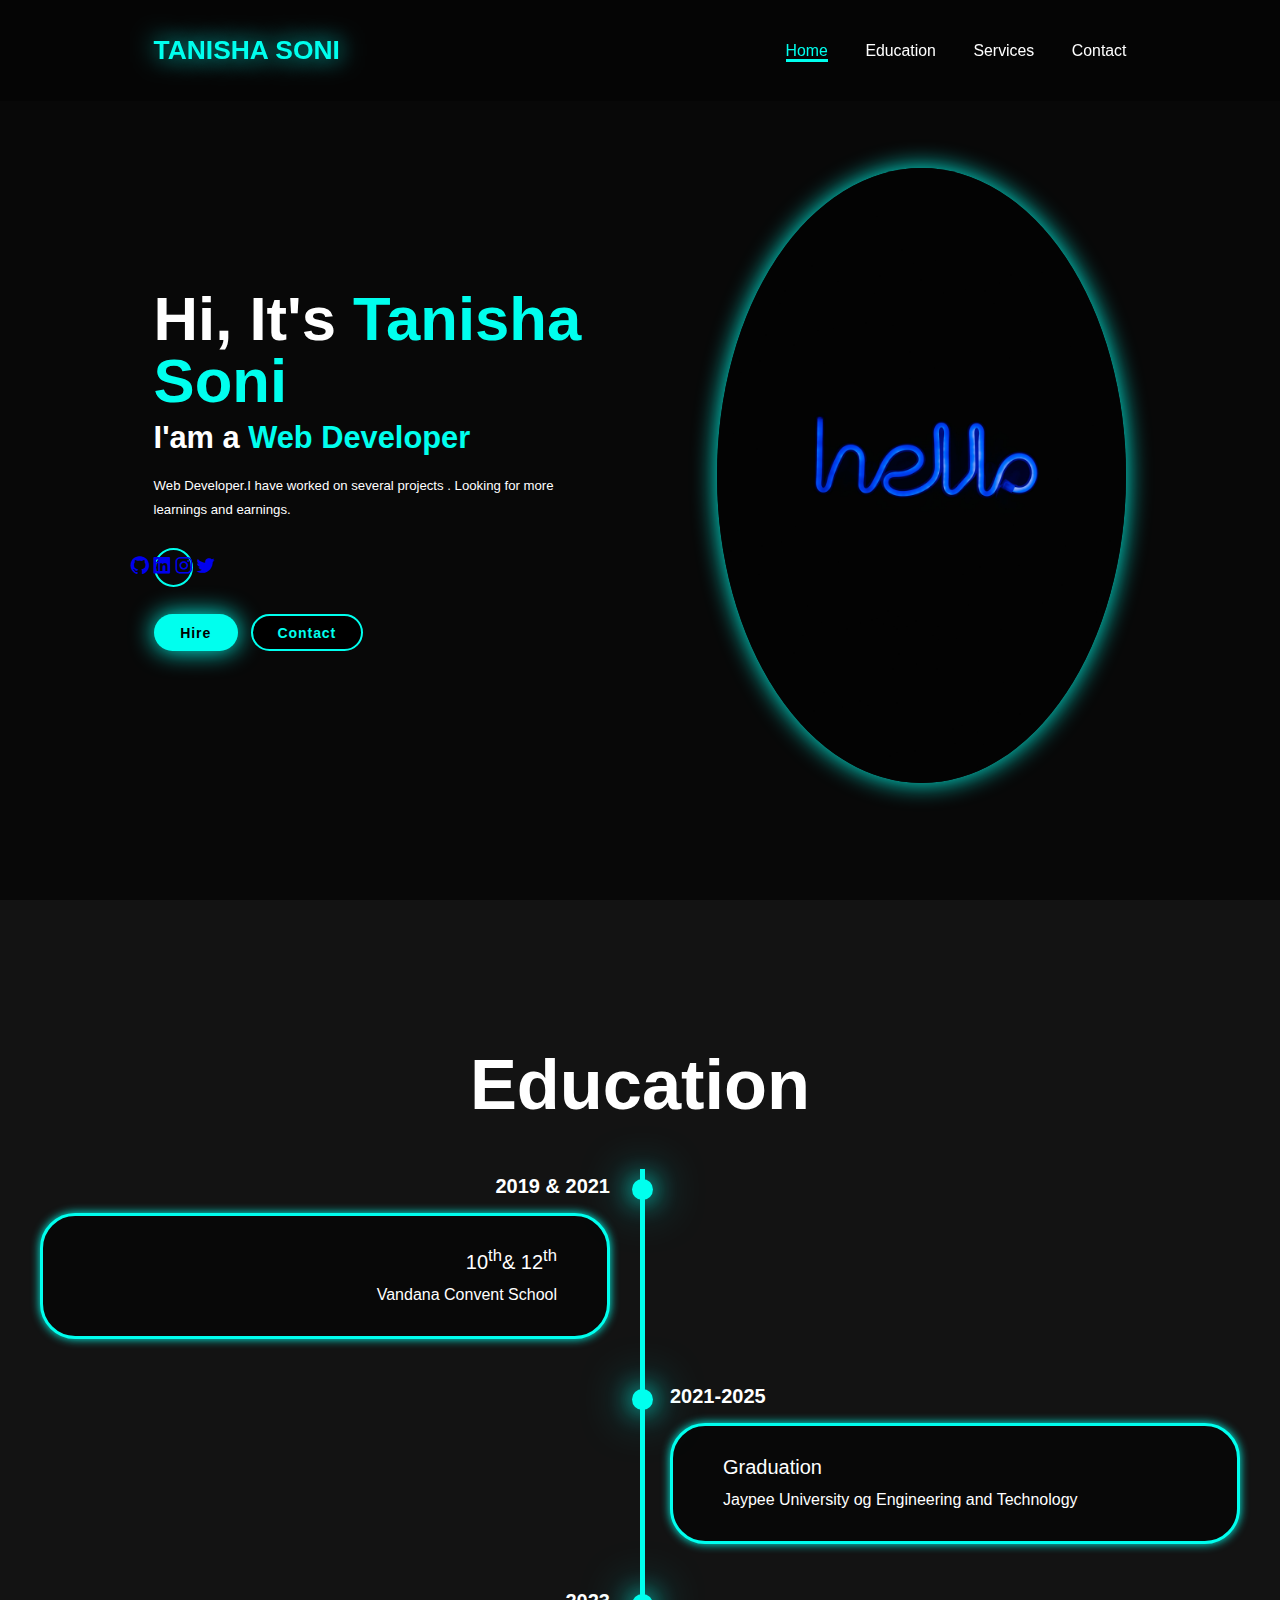
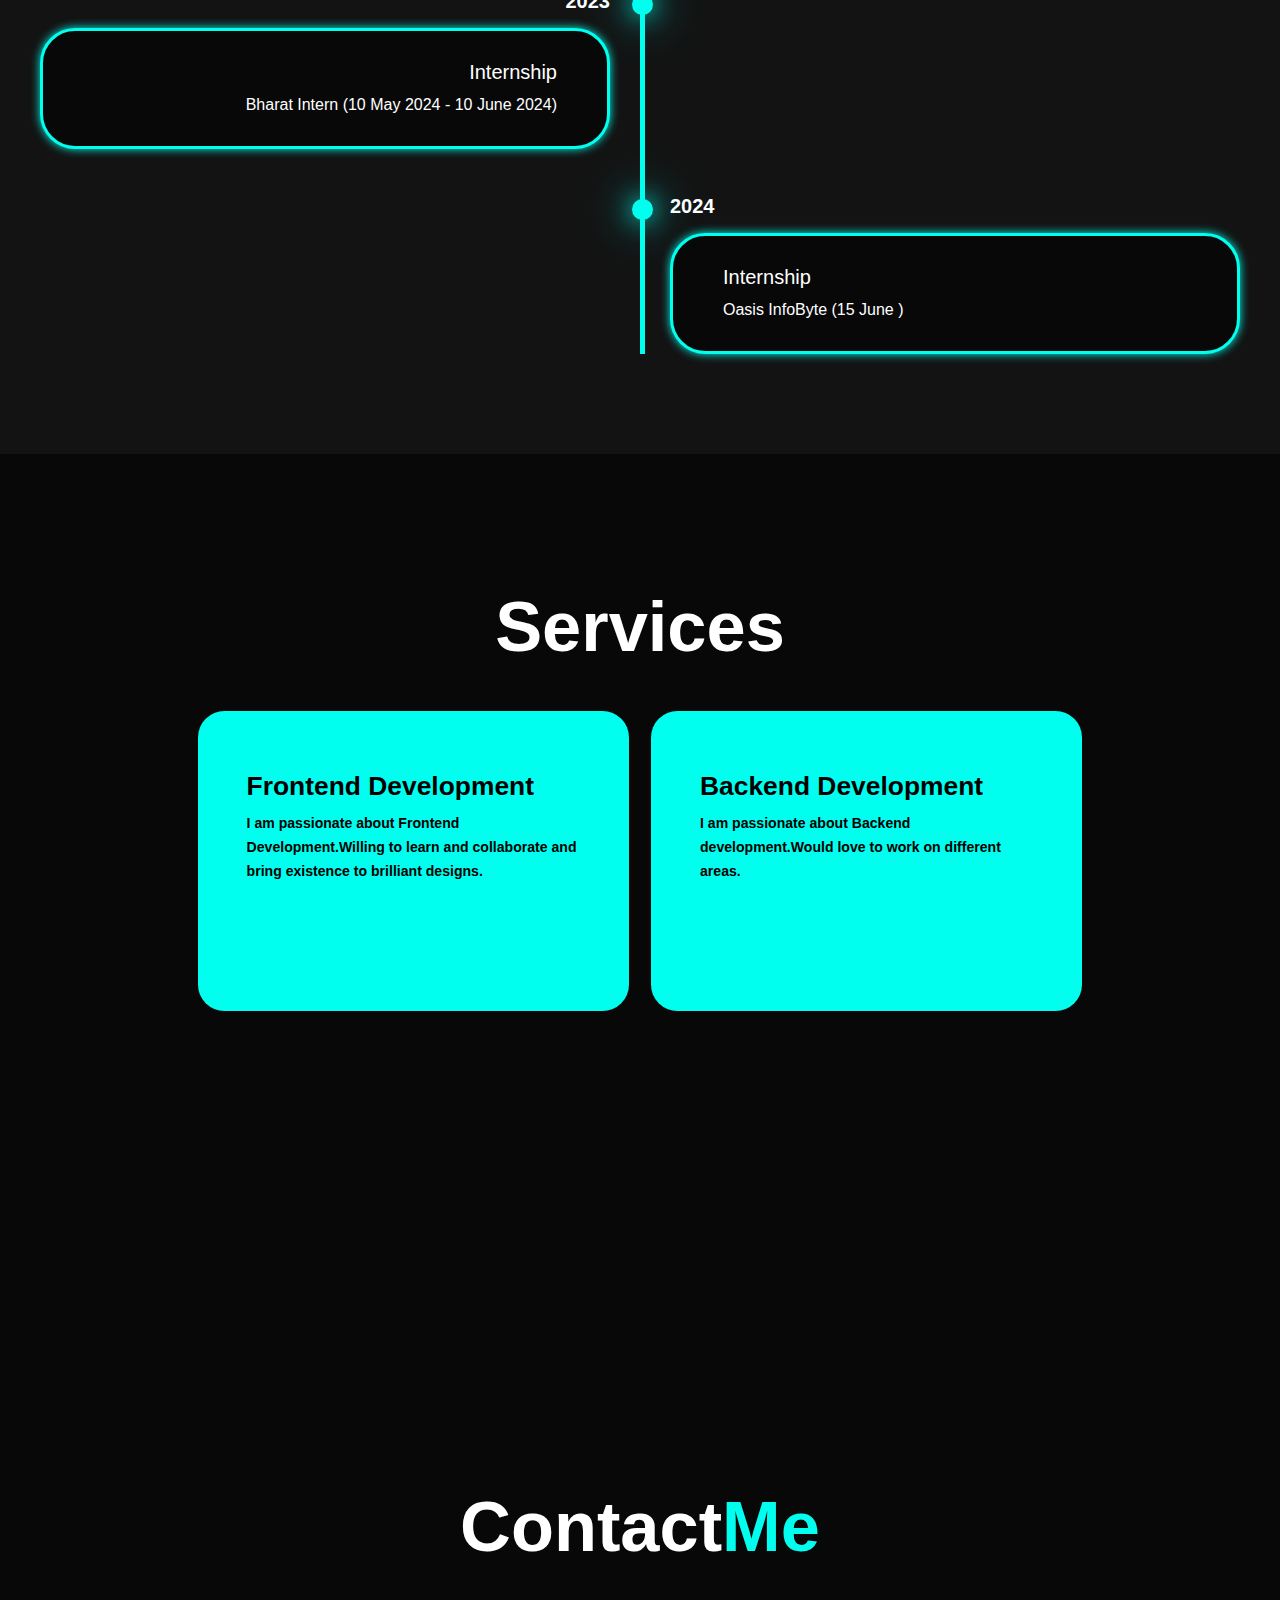
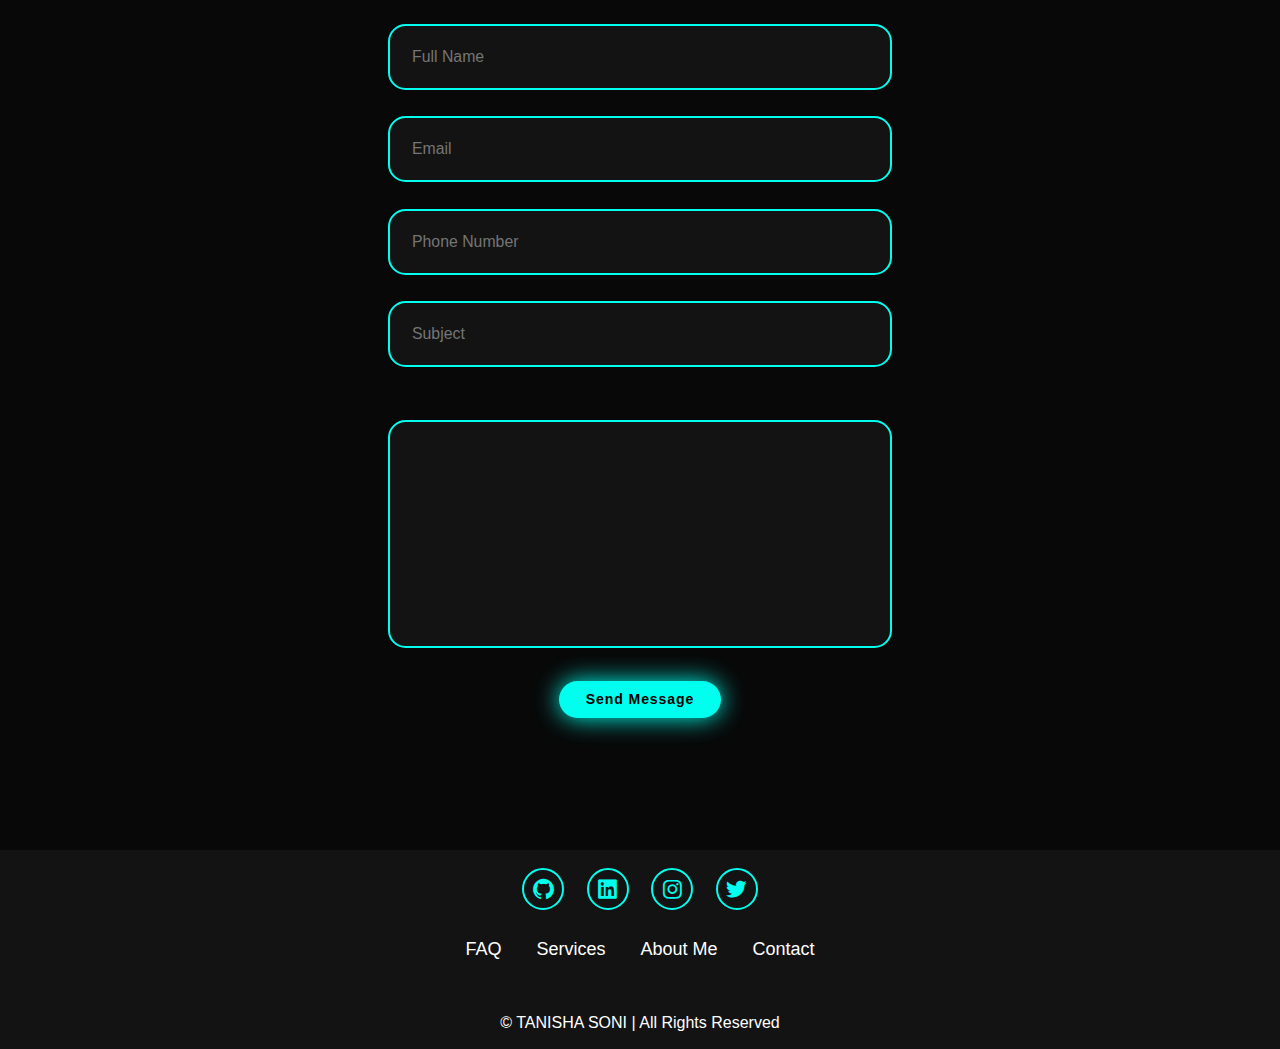
<file: PORTFOLIO/index.html>
<!DOCTYPE html>
<html lang="en">
  <head>
    <meta charset="UTF-8" />
    <meta name="viewport" content="width=device-width, initial-scale=1.0" />
    <title>Portfolio Tanisha Soni</title>
    <link
      href="https://unpkg.com/boxicons@2.1.4/css/boxicons.min.css"
      rel="stylesheet"
    />
    <link rel="stylesheet" href="./style.css" />
  </head>
  <body>
    <header class="header">
      <a href="#home" class="logo"> <span>TANISHA SONI</span></a>
      <i class="bx bx-menu" id="menu-icon"></i>

      <nav class="navbar">
        <a href="#home" class="active">Home</a>
        <a href="#education">Education</a>
        <a href="#services">Services</a>

        <a href="#contact">Contact</a>
      </nav>
    </header>

    <section class="home" id="home">
      <div class="home-content">
        <h1>Hi, It's <span>Tanisha Soni</span></h1>
        <h3 class="text-animation">I'am a <span></span></h3>
        <p>
          Web Developer.I have worked on several projects . Looking for more
          learnings and earnings.
        </p>
        <div class="social-icons">
          <a href="#"><i class="bx bxl-github"></i></a>
          <a href="#"><i class="bx bxl-linkedin-square"></i></a>
          <a href="#"><i class="bx bxl-instagram"></i></a>
          <a href="#"><i class="bx bxl-twitter"></i></a>
        </div>
        <div class="btn-group">
          <a href="#" class="btn">Hire</a>
          <a href="#contact" class="btn">Contact</a>
        </div>
      </div>
      <div class="home-img">
        <img src="image.jpg" alt="" />
      </div>
    </section>
    <section class="education" id="education">
      <h2 class="heading">Education</h2>
      <div class="timeline-items">
        <div class="timeline-item">
          <div class="timeline-dot"></div>
          <div class="timeline-date">2019 & 2021</div>

          <div class="timeline-content">
            <h3>10<sup>th</sup>& 12<sup>th</sup></h3>
            <p>Vandana Convent School</p>
          </div>
        </div>

        <div class="timeline-item">
          <div class="timeline-dot"></div>
          <div class="timeline-date">2021-2025</div>
          <div class="timeline-content">
            <h3>Graduation</h3>
            <p>Jaypee University og Engineering and Technology</p>
          </div>
        </div>

        <div class="timeline-item">
          <div class="timeline-dot"></div>
          <div class="timeline-date">2023</div>
          <div class="timeline-content">
            <h3>Internship</h3>
            <p>Bharat Intern (10 May 2024 - 10 June 2024)</p>
          </div>
        </div>

        <div class="timeline-item">
          <div class="timeline-dot"></div>
          <div class="timeline-date">2024</div>
          <div class="timeline-content">
            <h3>Internship</h3>
            <p>Oasis InfoByte (15 June )</p>
          </div>
        </div>
      </div>
    </section>
    <section class="services" id="services">
      <h2 class="heading">Services</h2>
      <div class="services-container">
        <div class="service-box">
          <div class="service-info">
            <h4>Frontend Development</h4>
            <p>
              I am passionate about Frontend Development.Willing to learn and
              collaborate and bring existence to brilliant designs.
            </p>
          </div>
        </div>

        <div class="service-box">
          <div class="service-info">
            <h4>Backend Development</h4>
            <p>
              I am passionate about Backend development.Would love to work on
              different areas.
            </p>
          </div>
        </div>
      </div>
    </section>

    <section class="contact" is="contact">
      <h2 class="heading">Contact<span>Me</span></h2>
      <form action="">
        <div class="input-group">
          <div class="input-box">
            <input type="text" placeholder="Full Name" />
            <input type="Email" placeholder="Email" />
          </div>
          <div class="input-box">
            <input type="number" placeholder="Phone Number" />
            <input type="text" placeholder="Subject" />
          </div>
        </div>
        <div class="input-group-2">
          <textarea
            name=""
            id=""
            cols="30"
            rows="10"
            placeholder="Your Message"
          >
          </textarea>
          <input type="submit" value="Send Message" class="btn" />
        </div>
      </form>
    </section>
    <footer class="footer">
      <div class="social">
        <a href="#"><i class="bx bxl-github"></i></a>
        <a href="#"><i class="bx bxl-linkedin-square"></i></a>
        <a href="#"><i class="bx bxl-instagram"></i></a>
        <a href="#"><i class="bx bxl-twitter"></i></a>
      </div>
      <ul class="list">
        <li>
          <a href="#">FAQ</a>
        </li>
        <li>
          <a href="#">Services</a>
        </li>
        <li>
          <a href="#">About Me</a>
        </li>
        <li>
          <a href="#">Contact</a>
        </li>
      </ul>
      <p class="copyright">© TANISHA SONI | All Rights Reserved</p>
    </footer>
    <script src="script.js"></script>
  </body>
</html>
</file>
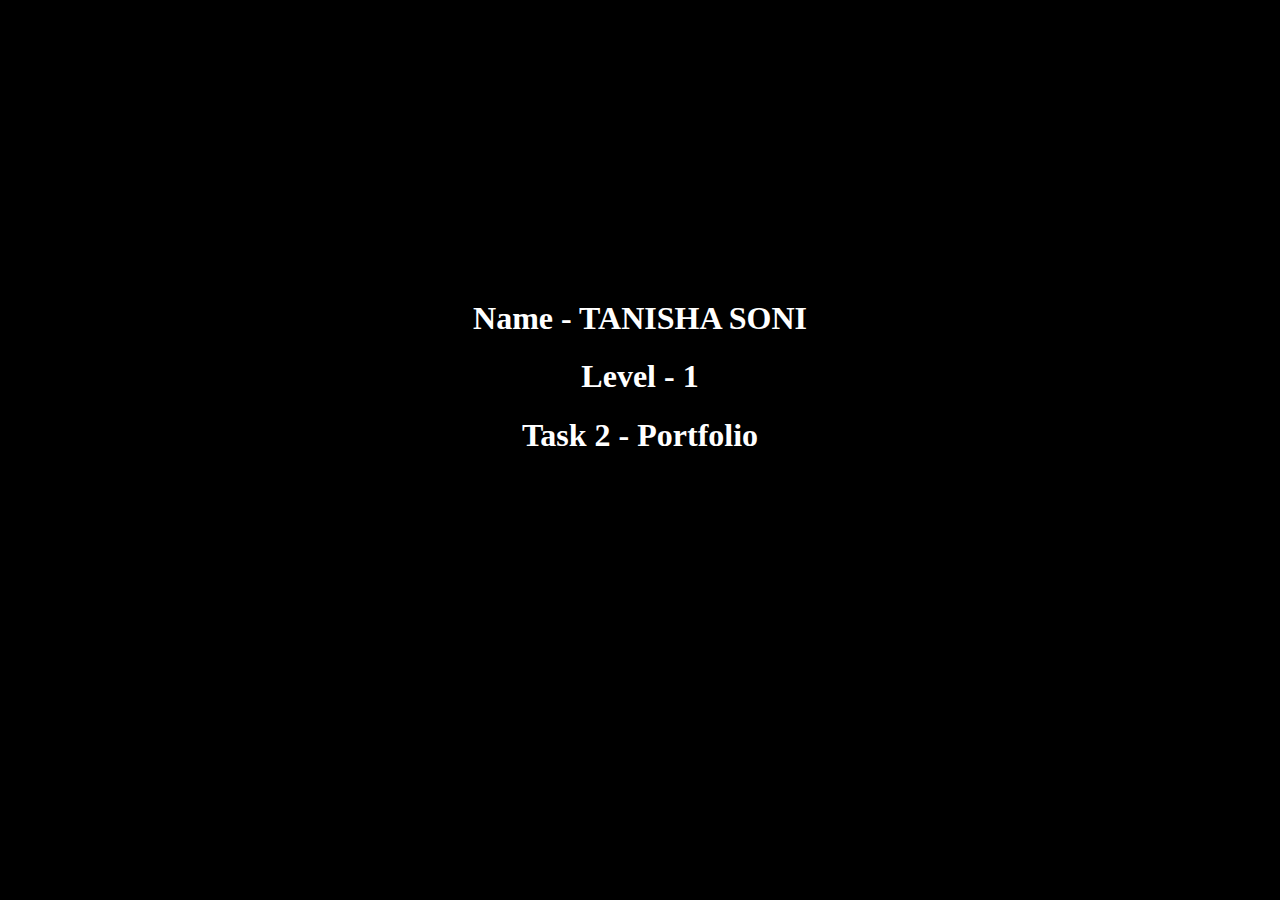
<file: PORTFOLIO/hii.html>
<!DOCTYPE html>
<html lang="en">
  <head>
    <meta charset="UTF-8" />
    <meta name="viewport" content="width=device-width, initial-scale=1.0" />
    <title>Introduction</title>
  </head>
  <body style="background: black">
    <h1 style="color: white; text-align: center; margin-top: 300px">
      Name - TANISHA SONI
    </h1>
    <h1 style="color: white; text-align: center">Level - 1</h1>
    <h1 style="color: white; text-align: center">Task 2 - Portfolio</h1>
  </body>
</html>
</file>
<file: PORTFOLIO/style.css>
* {
  margin: 0;
  padding: 0;
  box-sizing: border-box;
  text-decoration: none;
  border: none;
  outline: none;
  scroll-behavior: smooth;
  font-family: "Poppins", sans-serif;
}
:root {
  --bg-color: #080808;
  --second-bg-color: #131313;
  --text-color: white;
  --main-color: #00ffee;
}
html {
  font-size: 60%;
  overflow-x: hidden;
}
body {
  background: var(--bg-color);
  color: var(--text-color);
}
.header {
  position: fixed;
  top: 0;
  left: 0;
  width: 100%;
  padding: 4rem 12% 4rem;
  background: rgba(0, 0, 0, 0.3);
  backdrop-filter: blur(10px);
  display: flex;
  justify-content: space-between;
  align-items: center;
  z-index: 5;
}
.logo {
  font-size: 3rem;
  color: var(--text-color);
  font-weight: 800;
  cursor: pointer;
  transition: 0.3s ease;
}
.logo:hover {
  transform: scale(1.1);
}
.logo span {
  text-shadow: 0 0 25px var(--main-color);
}
.navbar a {
  font-size: 1.8rem;
  color: var(--text-color);
  margin-left: 4rem;
  font-weight: 500;
  transition: 0.3s ease;
  border-bottom: 3px solid transparent;
}
.navbar a:hover,
.navbar a.active {
  color: var(--main-color);
  border-bottom: 3px solid var(--main-color);
}
#menu-icon {
  font-size: 3.6rem;
  color: var(--main-color);
  display: none;
}
section {
  min-height: 100vh;
  padding: 10rem 12% 10rem;
}
.home {
  display: flex;
  align-items: center;
  justify-content: center;
  gap: 15rem;
}
.home-content {
  display: flex;
  flex-direction: column;
  align-items: baseline;
  text-align: left;
  justify-content: center;
  margin-top: 3rem;
}
span {
  color: var(--main-color);
}
.logo span {
  color: var(--main-color);
}
.home-content h3 {
  margin-bottom: 2rem;
  margin-top: 1rem;
  font-size: 3.5rem;
}
.home-content h1 {
  font-size: 7rem;
  font-weight: 700;
  margin-top: 1.5rem;
  line-height: 1;
}
.home-img {
  border-radius: 50%;
}
.home-img img {
  position: relative;
  top: 3rem;
  width: 32vw;
  border-radius: 50%;
  box-shadow: 0 0 25px var(--main-color);
  cursor: pointer;
  transition: 0.4s ease-in-out;
}
.home-img img:hover {
  box-shadow: 0 0 25px var(--main-color), 0 0 50px var(--main-color),
    0 0 100px var(--main-color);
}
.home-content p {
  font-size: 1.5rem;
  font-weight: 500;
  line-height: 1.8;
  max-width: 1000px;
}
.social-icons {
  display: inline-flex;
  justify-content: center;
  align-items: center;
  width: 4.5rem;
  height: 4.5rem;
  background: transparent;
  border: 2px solid var(--main-color);
  font-size: 2.5rem;
  border-radius: 50%;
  color: var(--main-color);
  margin: 3rem 1.5rem 3rem 0;
  transition: 0.3s ease-in-out;
}
.social-icons a:hover {
  color: var(--text-color);
  transform: scale(1.3) translateY(-5px);
  box-shadow: 0 0 25px var(--main-color);
  background-color: var(--main-color);
}
.btn {
  display: inline-block;
  padding: 1rem 2.8rem;
  background: var(--main-color);
  box-shadow: 0 0 25px var(--main-color);
  border-radius: 4rem;
  font-size: 1.6rem;
  color: black;
  border: 2px solid transparent;
  letter-spacing: 0.1rem;
  font-weight: 600;
  transition: 0.3s ease-in-out;
  cursor: pointer;
}
.btn:hover {
  transform: scale(1.05);
  box-shadow: 0 0 50px var(--main-color);
}
.btn-group {
  display: flex;
  align-items: center;
  gap: 1.5rem;
}
.btn-group a:nth-of-type(2) {
  background-color: black;
  color: var(--main-color);
  border: 2px solid var(--main-color);
  box-shadow: 0 0 25px transparent;
}
.btn-group a:nth-of-type(2):hover {
  box-shadow: 0 0 25px var(--main-color);
  background-color: var(--main-color);
  color: black;
}
.text-animation {
  font-size: 34px;
  font-weight: 600;
  min-width: 280px;
}
.text-animation span {
  position: relative;
}
.text-animation span::before {
  content: "Web Developer";
  color: var(--main-color);
  animation: words 20s infinite;
}
.text-animation span::after {
  content: "";
  background-color: var(--bg-color);
  position: absolute;
  width: calc(100% +8px);
  height: 100%;
  border-left: 3px solid var(--bg-color);
  right: -8px;
  animation: cursor 0.6s infinite, typing 20s steps(14) infinite;
}
@keyframes cursor {
  to {
    border-left: 2px solid var(--main-color);
  }
}
@keyframes words {
  0%,
  20% {
    content: "Frontend Designer";
  }
  21%,
  40% {
    content: "Backend Designer";
  }
  61%,
  80% {
    content: "Web Dveloper";
  }
}
@keyframes typing {
  10%,
  15%,
  30%,
  35%,
  50%,
  55%,
  70%,
  75%,
  90%,
  95% {
    width: 0;
  }
  5%,
  20%,
  25%,
  40%,
  45%,
  60%,
  65%,
  80%,
  85% {
    width: calc(100% + 8px);
  }
}
.heading {
  font-size: 8rem;
  text-align: center;
  margin: 5rem 0;
}
.education {
  padding: 100px 15px;
  background: var(--second-bg-color);
}
.education h2 {
  margin-bottom: 5rem;
}
.timeline-items {
  max-width: 1200px;
  margin: auto;
  display: flex;
  flex-wrap: wrap;
  position: relative;
}
.timeline-items::before {
  content: "";
  position: absolute;
  margin-left: 600px;
  width: 5px;
  height: 100%;
  background-color: var(--main-color);
  left: calc(50%-1px);
}
.timeline-item {
  margin-bottom: 40px;
  width: 100%;
  position: relative;
}
.timeline-item:last-child {
  margin-bottom: 0;
}
.timeline-item:nth-child(odd) {
  padding-right: calc(50% + 30px);
  text-align: right;
}
.timeline-item:nth-child(even) {
  padding-left: calc(50% + 30px);
}
.timeline-dot {
  height: 21px;
  width: 21px;
  background-color: var(--main-color);
  box-shadow: 0 0 25px var(--main-color), 0 0 50px var(--main-color);
  position: absolute;
  left: calc(50% - 8px);
  border-radius: 50%;
  top: 10px;
}
.timeline-date {
  font-size: 20px;
  font-weight: 800;
  color: white;
  margin: 6px 0 15px;
}
.timeline-content {
  background-color: var(--bg-color);
  border: 3px solid var(--main-color);
  padding: 30px 50px;
  border-radius: 4rem;
  box-shadow: 0 0 10px var(--main-color);
  cursor: pointer;
  transition: 0.3s ease-in-out;
}
.timeline-content:hover {
  transform: scale(1.05);
  box-shadow: 0 0 25px var(--main-color);
}
.timeline-content h3 {
  font-size: 20px;
  color: white;
  margin: 0 0 10px;
  font-weight: 500;
}
.timeline-content p {
  color: white;
  font-size: 16px;
  font-weight: 300;
  line-height: 22px;
}
::-webkit-scrollbar {
  width: 15px;
}
::-webkit-scrollbar-thumb {
  background-color: var(--main-color);
}
::-webkit-scrollbar-track {
  background-color: var(--bg-color);
  width: 50px;
}
.services {
  background: var(--bg-color);
  color: black;
}
.services h2 {
  margin-bottom: 5rem;
  color: white;
}
.services-container {
  display: grid;
  grid-template-columns: repeat(2, 1fr);
  align-items: center;
  gap: 2.5rem;
}
.service-box {
  background-color: var(--main-color);
  height: 300px;
  border-radius: 3rem;
  border: 5px solid transparent;
  cursor: pointer;
  transition: 0.4s ease-in-out;
}
.service-box:hover {
  background: white;
  color: balck;
  border: 5px solid var(--main-color);
  transform: scale(1.03);
}
.service-box .service-info {
  display: flex;
  flex-direction: column;
  text-align: left;
  max-height: 200px;
  justify-content: left;
  align-items: baseline;
  padding: 5rem 5rem;
}
.service-info h4 {
  font-size: 3rem;
  font-weight: 800;
  line-height: 2;
}
.service-info p {
  font-size: 1.6rem;
  font-weight: 600;
  max-height: 100px;
  line-height: 1.7;
  margin: auto;
}

.contact {
  background-color: var(--bg-color);
}
.contact h2 {
  margin-bottom: 3rem;
  color: white;
}
.contact form {
  display: flex;
  align-items: center;
  justify-content: center;
  gap: 3rem;
  margin: 5rem auto;
  text-align: center;
}
.contact form .input-box {
  display: flex;
  justify-content: center;
  flex-wrap: wrap;
}
.contact form .input-box input,
.contact form textarea {
  width: 100%;
  padding: 2.5rem;
  font-size: 1.8rem;
  color: var(--text-color);
  background: var(--second-bg-color);
  border-radius: 2rem;
  border: 2px solid var(--main-color);
  margin: 1.5rem 0;
  resize: none;
}
.contact form .btn {
  margin-top: 2rem;
}
.footer {
  position: relative;
  bottom: 0;
  width: 100%;
  padding: 40px 0;
  background-color: var(--second-bg-color);
}
.footer .social {
  text-align: center;
  padding-bottom: 25px;
  color: var(--main-color);
}
.footer .social a {
  font-size: 25px;
  color: var(--main-color);
  border: 2px solid var(--main-color);
  width: 42px;
  height: 42px;
  line-height: 42px;
  display: inline-block;
  text-align: center;
  border-radius: 50%;
  margin: 0 10px;
  transition: 0.3s ease-in-out;
}
.footer .social a:hover {
  transform: scale(1.2) translateY(-10px);
  background-color: var(--main-color);
  color: black;
  box-shadow: 0 0 25px var(--main-color);
}
.footer ul {
  margin-top: 0;
  padding: 0;
  font-size: 18px;
  line-height: 1.6;
  margin-bottom: 0;
  text-align: center;
}
.footer ul li a {
  color: white;
  border-bottom: 3px solid transparent;
  transition: 0.3s ease-in-out;
}

.footer ul li a:hover {
  border-bottom: 3px solid var(--main-color);
}
.footer ul li {
  display: inline-block;
  padding: 0 15px;
}
.footer .copyright {
  margin-top: 50px;
  text-align: center;
  font-size: 16px;
  color: white;
}
@media (max-width: 1285px) {
  html {
    font-size: 55%;
  }
  .services-container {
    padding-bottom: 7rem;
    grid-template-columns: repeat(2, 1fr);
    margin: 0 5rem;
  }
}
@media (max-width: 991px) {
  header {
    padding: 2rem 3%;
  }
  section {
    padding: 10rem 3% 2rem;
  }
  .timeline-items::before {
    left: 7px;
  }
  .timeline-item:nth-child(odd) {
    padding-right: 0;
    text-align: left;
  }
  .timeline-item:nth-child(odd),
  .timeline-item:nth-child(even) {
    padding-left: 37px;
  }
  .timeline-dot {
    left: 0;
  }
  .services {
    padding-bottom: 7rem;
  }
}
.contact form {
  flex-direction: column;
}
.footer {
  padding: 2rem 3%;
}

@media (max-width: 895px) {
  #menu-icon {
    display: block;
  }
  .navbar {
    position: absolute;
    top: 100%;
    right: 0;
    width: 50%;
    padding: 1rem 3%;
    background: rgba(0, 0, 0, 0.8);
    backdrop-filter: blur(20px);
    border-bottom-left-radius: 2rem;
    border-left: 2px solid var(--main-color);
    border-bottom: 2px solid var(--main-color);
    display: none;
  }
  .navbar.active {
    display: bolck;
  }
  .navbar a {
    display: block;
    font-size: 2rem;
    margin: 3rem 0;
    color: white;
  }
  .home {
    flex-direction: column-reverse;
    margin: 5rem 4rem;
  }
  .home-content h3 {
    font-size: 2.6rem;
  }
  .home-content h1 {
    font-size: 8rem;
    margin-top: 3rem;
  }
  .home-content p {
    max-width: 600px;
    margin: 0 auto;
  }
  .home-img img {
    width: 56vw;
  }
  .services h2 {
    margin-bottom: 3rem;
  }
  .services-container {
    grid-template-columns: repeat(1, 1fr);
  }
}
</file>
